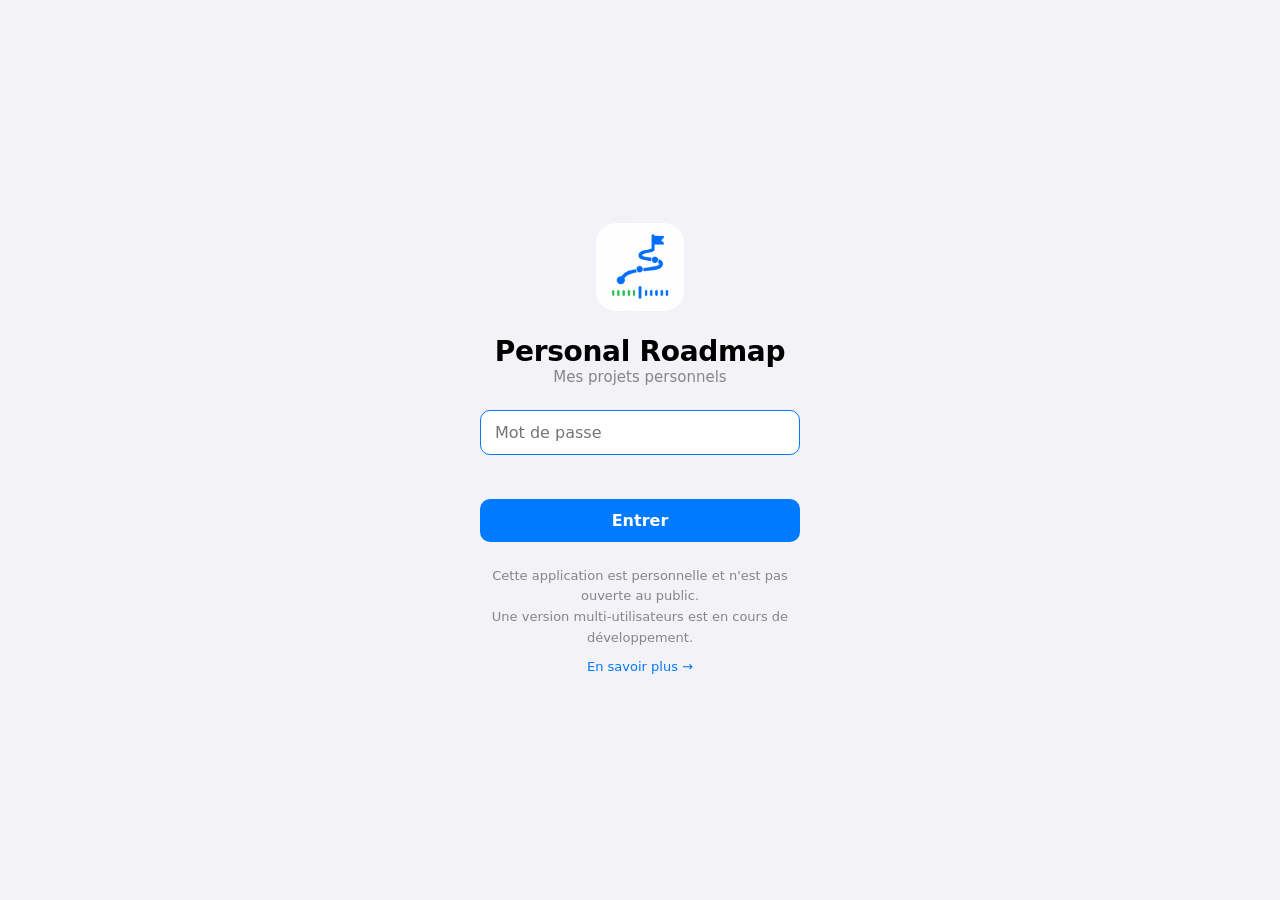
<file: index.html>
<!-- Personal Roadmap — Auteur : Aurélien Moote - Moo - 2026 — Licence MIT -->
<!DOCTYPE html>
<html lang="fr">
<head>
  <meta charset="UTF-8">
  <meta name="viewport" content="width=device-width, initial-scale=1.0, viewport-fit=cover">
  <meta name="mobile-web-app-capable" content="yes">
  <meta name="apple-mobile-web-app-capable" content="yes">
  <meta name="apple-mobile-web-app-status-bar-style" content="default">
  <meta name="apple-mobile-web-app-title" content="Roadmap">
  <meta name="theme-color" content="#F2F2F7" media="(prefers-color-scheme: light)">
  <meta name="theme-color" content="#1C1C1E" media="(prefers-color-scheme: dark)">
  <title>Personal Roadmap</title>

  <link rel="icon" href="./favicon.png" type="image/png">
  <link rel="manifest" href="./manifest.webmanifest">
  <link rel="apple-touch-icon" href="./icons/apple-touch-icon.png">

  <link rel="stylesheet" href="./css/reset.css">
  <link rel="stylesheet" href="./css/tokens.css">
  <link rel="stylesheet" href="./css/components.css">
</head>
<body>
  <div id="shell">
    <aside id="sidebar"></aside>
    <div id="app"></div>
  </div>
  <div id="toast-container" class="toast-container" aria-live="polite"></div>

  <script type="module" src="./js/app.js"></script>

  <script>
    if ('serviceWorker' in navigator) {
      window.addEventListener('load', () => {
        navigator.serviceWorker.register('./service-worker.js').catch(() => {});
      });
    }
  </script>
</body>
</html>
</file>
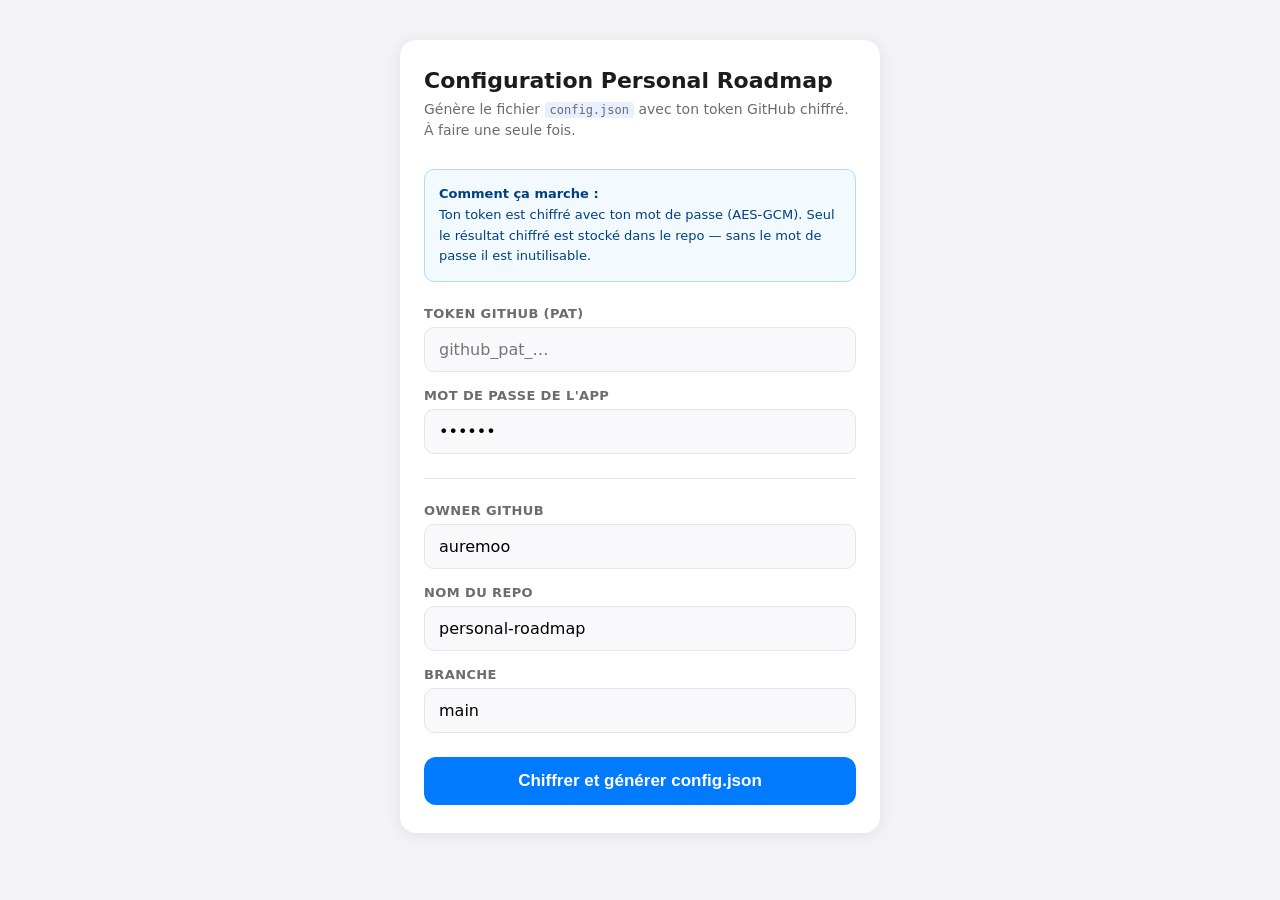
<file: setup.html>
<!DOCTYPE html>
<html lang="fr">
<head>
  <meta charset="UTF-8">
  <meta name="viewport" content="width=device-width, initial-scale=1.0">
  <title>Personal Roadmap — Configuration</title>
  <style>
    *, *::before, *::after { box-sizing: border-box; margin: 0; padding: 0; }
    body {
      font-family: -apple-system, BlinkMacSystemFont, "SF Pro Text", system-ui, sans-serif;
      background: #F2F2F7;
      color: #1C1C1E;
      min-height: 100dvh;
      display: flex;
      align-items: flex-start;
      justify-content: center;
      padding: 40px 16px 60px;
    }
    .card {
      background: #fff;
      border-radius: 16px;
      padding: 28px 24px;
      width: 100%;
      max-width: 480px;
      box-shadow: 0 2px 16px rgba(0,0,0,0.08);
    }
    h1 { font-size: 22px; font-weight: 700; margin-bottom: 6px; }
    .subtitle { font-size: 14px; color: #6C6C70; margin-bottom: 28px; line-height: 1.5; }
    .form-group { margin-bottom: 16px; }
    label { display: block; font-size: 13px; font-weight: 600; color: #6C6C70; margin-bottom: 6px; text-transform: uppercase; letter-spacing: 0.03em; }
    input {
      width: 100%;
      padding: 12px 14px;
      border: 1.5px solid #E5E5EA;
      border-radius: 10px;
      font-size: 16px;
      font-family: inherit;
      background: #F9F9FB;
      outline: none;
      transition: border-color 0.15s;
    }
    input:focus { border-color: #007AFF; background: #fff; }
    .btn {
      width: 100%;
      padding: 14px;
      border: none;
      border-radius: 12px;
      font-size: 17px;
      font-weight: 600;
      cursor: pointer;
      margin-top: 8px;
      transition: opacity 0.15s;
    }
    .btn:active { opacity: 0.75; }
    .btn--primary { background: #007AFF; color: #fff; }
    .btn--secondary { background: #E5E5EA; color: #1C1C1E; }
    .result { margin-top: 28px; }
    .result h2 { font-size: 16px; font-weight: 600; margin-bottom: 10px; }
    .result p { font-size: 13px; color: #6C6C70; margin-bottom: 10px; line-height: 1.5; }
    textarea {
      width: 100%;
      height: 140px;
      padding: 12px;
      border: 1.5px solid #E5E5EA;
      border-radius: 10px;
      font-family: "SF Mono", "Fira Mono", monospace;
      font-size: 12px;
      background: #F9F9FB;
      resize: none;
      outline: none;
      color: #1C1C1E;
    }
    .success { color: #34C759; font-size: 14px; font-weight: 600; margin-top: 8px; display: none; }
    .divider { height: 1px; background: #E5E5EA; margin: 24px 0; }
    .info-box {
      background: #F2F9FF;
      border: 1.5px solid #B3D9FF;
      border-radius: 10px;
      padding: 14px;
      font-size: 13px;
      color: #004080;
      line-height: 1.6;
      margin-bottom: 24px;
    }
    .info-box strong { font-weight: 600; }
    code { font-family: "SF Mono", monospace; background: #E8F0FF; padding: 1px 5px; border-radius: 4px; font-size: 12px; }
  </style>
</head>
<body>
  <div class="card">
    <h1>Configuration Personal Roadmap</h1>
    <p class="subtitle">Génère le fichier <code>config.json</code> avec ton token GitHub chiffré. À faire une seule fois.</p>

    <div class="info-box">
      <strong>Comment ça marche :</strong><br>
      Ton token est chiffré avec ton mot de passe (AES-GCM). Seul le résultat chiffré est stocké dans le repo — sans le mot de passe il est inutilisable.
    </div>

    <form id="setup-form">
      <div class="form-group">
        <label>Token GitHub (PAT)</label>
        <input type="password" id="pat" placeholder="github_pat_…" autocomplete="off" spellcheck="false" />
      </div>
      <div class="form-group">
        <label>Mot de passe de l'app</label>
        <input type="password" id="pwd" value="171225" autocomplete="off" />
      </div>
      <div class="divider"></div>
      <div class="form-group">
        <label>Owner GitHub</label>
        <input type="text" id="owner" value="auremoo" autocomplete="off" spellcheck="false" />
      </div>
      <div class="form-group">
        <label>Nom du repo</label>
        <input type="text" id="repo" value="personal-roadmap" autocomplete="off" spellcheck="false" />
      </div>
      <div class="form-group">
        <label>Branche</label>
        <input type="text" id="branch" value="main" autocomplete="off" />
      </div>
      <button type="submit" class="btn btn--primary" id="submit-btn">Chiffrer et générer config.json</button>
    </form>

    <div class="result" id="result" style="display:none">
      <h2>Contenu de <code>config.json</code></h2>
      <p>Copie ce contenu dans le fichier <code>config.json</code> à la racine du repo, puis pousse sur GitHub.</p>
      <textarea id="output" readonly></textarea>
      <button class="btn btn--secondary" id="copy-btn" style="margin-top:12px">Copier dans le presse-papiers</button>
      <div class="success" id="copied-msg">✓ Copié !</div>
    </div>
  </div>

  <script>
    // Crypto — same implementation as js/utils/crypto.js
    // Sel identique à Pacing App : un token chiffré pour l'une est réutilisable tel quel pour l'autre.
    const SALT = new TextEncoder().encode('pacing-app-v1');
    const ITERATIONS = 100_000;

    async function deriveKey(password) {
      const keyMaterial = await crypto.subtle.importKey(
        'raw', new TextEncoder().encode(password), 'PBKDF2', false, ['deriveKey']
      );
      return crypto.subtle.deriveKey(
        { name: 'PBKDF2', salt: SALT, iterations: ITERATIONS, hash: 'SHA-256' },
        keyMaterial,
        { name: 'AES-GCM', length: 256 },
        false,
        ['encrypt', 'decrypt']
      );
    }

    async function encryptToken(token, password) {
      const key = await deriveKey(password);
      const iv = crypto.getRandomValues(new Uint8Array(12));
      const ciphertext = await crypto.subtle.encrypt(
        { name: 'AES-GCM', iv },
        key,
        new TextEncoder().encode(token)
      );
      const combined = new Uint8Array(12 + ciphertext.byteLength);
      combined.set(iv);
      combined.set(new Uint8Array(ciphertext), 12);
      return btoa(String.fromCharCode(...combined));
    }

    document.getElementById('setup-form').addEventListener('submit', async (e) => {
      e.preventDefault();
      const pat    = document.getElementById('pat').value.trim();
      const pwd    = document.getElementById('pwd').value.trim();
      const owner  = document.getElementById('owner').value.trim();
      const repo   = document.getElementById('repo').value.trim();
      const branch = document.getElementById('branch').value.trim() || 'main';

      if (!pat || !pwd || !owner || !repo) {
        alert('Remplis tous les champs.');
        return;
      }

      const btn = document.getElementById('submit-btn');
      btn.textContent = 'Chiffrement…';
      btn.disabled = true;

      try {
        const encryptedToken = await encryptToken(pat, pwd);
        const config = { owner, repo, branch, encryptedToken };
        document.getElementById('output').value = JSON.stringify(config, null, 2);
        document.getElementById('result').style.display = 'block';
        document.getElementById('result').scrollIntoView({ behavior: 'smooth' });
      } catch (err) {
        alert('Erreur : ' + err.message);
      } finally {
        btn.textContent = 'Chiffrer et générer config.json';
        btn.disabled = false;
      }
    });

    document.getElementById('copy-btn').addEventListener('click', async () => {
      const text = document.getElementById('output').value;
      await navigator.clipboard.writeText(text);
      const msg = document.getElementById('copied-msg');
      msg.style.display = 'block';
      setTimeout(() => { msg.style.display = 'none'; }, 2000);
    });
  </script>
</body>
</html>
</file>
<file: css/tokens.css>
:root {
  /* iOS System Colors */
  --ios-blue: #007AFF;
  --ios-blue-tint: rgba(0, 122, 255, 0.12);
  --ios-green: #34C759;
  --ios-red: #FF3B30;
  --ios-orange: #FF9500;
  --ios-yellow: #FFCC00;
  --ios-purple: #AF52DE;
  --ios-indigo: #5856D6;
  --ios-teal: #30B0C7;
  --ios-pink: #FF2D55;

  /* Couleurs des blocs (BLOCS du template) */
  --c-gray: #8E8E93;
  --c-blue: #007AFF;
  --c-indigo: #5856D6;
  --c-purple: #AF52DE;
  --c-pink: #FF2D55;
  --c-red: #FF3B30;
  --c-orange: #FF9500;
  --c-yellow: #D4A300;
  --c-green: #34C759;
  --c-teal: #30B0C7;

  /* États d'un item */
  --st-done: #34C759;
  --st-skipped: #FF9500;
  --st-todo: #C7C7CC;

  /* Grays */
  --gray-1: #8E8E93;
  --gray-2: #AEAEB2;
  --gray-3: #C7C7CC;
  --gray-4: #D1D1D6;
  --gray-5: #E5E5EA;
  --gray-6: #F2F2F7;

  /* Backgrounds */
  --bg-primary: #FFFFFF;
  --bg-grouped: #F2F2F7;
  --bg-elevated: #FFFFFF;
  --bg-card: #FFFFFF;
  --bg-blur: rgba(242, 242, 247, 0.88);

  /* Text */
  --text-primary: #000000;
  --text-secondary: rgba(60, 60, 67, 0.6);
  --text-tertiary: rgba(60, 60, 67, 0.3);
  --text-link: #007AFF;
  --text-on-color: #FFFFFF;

  /* Separator */
  --separator: rgba(60, 60, 67, 0.12);
  --separator-opaque: #C6C6C8;

  /* Spacing */
  --space-1: 4px;
  --space-2: 8px;
  --space-3: 12px;
  --space-4: 16px;
  --space-5: 20px;
  --space-6: 24px;
  --space-8: 32px;
  --space-10: 40px;

  /* Border radius */
  --radius-sm: 8px;
  --radius-md: 10px;
  --radius-lg: 14px;
  --radius-xl: 20px;
  --radius-full: 9999px;

  /* Typography */
  --font: -apple-system, BlinkMacSystemFont, "SF Pro Text", "SF Pro Display", system-ui, sans-serif;

  /* Nav & chrome */
  --nav-height: 44px;
  --tab-bar-height: 49px;
  --sidebar-width: 272px;
  --page-max: 1180px;
  --safe-top: env(safe-area-inset-top, 0px);
  --safe-bottom: env(safe-area-inset-bottom, 0px);

  /* Shadows */
  --shadow-sm: 0 1px 3px rgba(0, 0, 0, 0.08);
  --shadow-md: 0 4px 16px rgba(0, 0, 0, 0.10);
  --shadow-card: 0 2px 8px rgba(0, 0, 0, 0.06);

  /* Transitions */
  --ease-ios: cubic-bezier(0.25, 0.46, 0.45, 0.94);
  --duration-fast: 180ms;
  --duration-normal: 260ms;
}

@media (prefers-color-scheme: dark) {
  :root {
    --bg-primary: #000000;
    --bg-grouped: #1C1C1E;
    --bg-elevated: #1C1C1E;
    --bg-card: #2C2C2E;
    --bg-blur: rgba(28, 28, 30, 0.88);
    --text-primary: #FFFFFF;
    --text-secondary: rgba(235, 235, 245, 0.6);
    --text-tertiary: rgba(235, 235, 245, 0.3);
    --separator: rgba(84, 84, 88, 0.65);
    --separator-opaque: #38383A;
    --gray-5: #2C2C2E;
    --gray-6: #1C1C1E;
    --shadow-card: 0 2px 8px rgba(0, 0, 0, 0.4);
    --st-todo: #48484A;
    --c-yellow: #FFD60A;
  }
}
</file>
<file: css/components.css>
/* Personal Roadmap — composants. Base iOS reprise de Pacing App, mise en page pensée
   aussi pour l'ordinateur (sidebar, frise des semaines, tiroir de détail). */

/* ─── Structure ───────────────────────────────────────────────── */

.view { min-height: 100dvh; }

.page {
  padding: var(--space-4) var(--space-4) calc(var(--tab-bar-height) + var(--safe-bottom) + var(--space-6));
}

.page--narrow { max-width: 760px; }

.muted { color: var(--text-secondary); }
.small { font-size: 13px; }
.pad { padding: 0 var(--space-4); }

/* ─── Barre du haut ───────────────────────────────────────────── */

.topbar {
  position: sticky;
  top: 0;
  z-index: 50;
  display: grid;
  grid-template-columns: 1fr auto 1fr;
  align-items: center;
  gap: var(--space-2);
  min-height: calc(var(--nav-height) + var(--safe-top));
  padding: var(--safe-top) var(--space-3) 0;
  background: var(--bg-blur);
  backdrop-filter: saturate(180%) blur(20px);
  -webkit-backdrop-filter: saturate(180%) blur(20px);
  border-bottom: 0.5px solid var(--separator);
}

.topbar__left, .topbar__right { display: flex; align-items: center; min-width: 0; }
.topbar__right { justify-content: flex-end; gap: var(--space-2); }
.topbar__center { text-align: center; min-width: 0; padding: 6px 0; }

.topbar__title {
  font-size: 17px;
  font-weight: 600;
  white-space: nowrap;
  overflow: hidden;
  text-overflow: ellipsis;
  max-width: 60vw;
}

.topbar__subtitle { font-size: 12px; color: var(--text-secondary); }

.topbar__back {
  display: flex;
  align-items: center;
  gap: 2px;
  color: var(--ios-blue);
  font-size: 17px;
  cursor: pointer;
  padding: var(--space-2) 0;
}
.topbar__back svg { width: 22px; height: 22px; }

/* ─── Barres d'onglets ────────────────────────────────────────── */

.tab-bar {
  position: fixed;
  bottom: 0;
  left: 0;
  right: 0;
  z-index: 60;
  display: flex;
  height: calc(var(--tab-bar-height) + var(--safe-bottom));
  padding-bottom: var(--safe-bottom);
  background: var(--bg-blur);
  backdrop-filter: saturate(180%) blur(20px);
  -webkit-backdrop-filter: saturate(180%) blur(20px);
  border-top: 0.5px solid var(--separator);
}

.tab-item {
  flex: 1;
  display: flex;
  flex-direction: column;
  align-items: center;
  justify-content: center;
  gap: 2px;
  font-size: 10px;
  font-weight: 500;
  color: var(--gray-1);
  cursor: pointer;
}
.tab-item svg { width: 24px; height: 24px; }
.tab-item--active { color: var(--ios-blue); }

/* ─── Cartes ──────────────────────────────────────────────────── */

.card {
  background: var(--bg-card);
  border-radius: var(--radius-lg);
  box-shadow: var(--shadow-card);
  padding: var(--space-4);
  margin-bottom: var(--space-4);
}

.card--link { cursor: pointer; transition: transform var(--duration-fast) var(--ease-ios), box-shadow var(--duration-fast); }
.card--link:active { transform: scale(0.985); }

.card__title { font-size: 17px; font-weight: 600; text-align: left; color: var(--text-primary); }
.card__heading { font-size: 15px; font-weight: 600; margin-bottom: var(--space-3); }
.card__heading-row { display: flex; align-items: center; justify-content: space-between; gap: var(--space-3); margin-bottom: var(--space-3); }
.card__heading-row .card__heading { margin: 0; }
details.card > summary { cursor: pointer; margin: 0; }
details.card[open] > summary { margin-bottom: var(--space-3); }

.link-like { cursor: pointer; }
.link-like:hover { color: var(--ios-blue); }

.section-header {
  font-size: 13px;
  font-weight: 600;
  text-transform: uppercase;
  letter-spacing: 0.04em;
  color: var(--text-secondary);
  margin: var(--space-6) 0 var(--space-2);
}

/* ─── Boutons ─────────────────────────────────────────────────── */

.btn {
  display: inline-flex;
  align-items: center;
  justify-content: center;
  gap: var(--space-2);
  padding: 12px 18px;
  border-radius: var(--radius-md);
  font-size: 16px;
  font-weight: 600;
  cursor: pointer;
  transition: opacity var(--duration-fast), background var(--duration-fast);
  text-decoration: none;
  white-space: nowrap;
}
.btn:active { opacity: 0.7; }
.btn:disabled { opacity: 0.4; cursor: default; }
.btn svg { width: 18px; height: 18px; }
.btn--primary { background: var(--ios-blue); color: #fff; }
.btn--secondary { background: var(--gray-5); color: var(--text-primary); }
.btn--ghost { background: var(--ios-blue-tint); color: var(--ios-blue); }
.btn--danger { background: rgba(255, 59, 48, 0.12); color: var(--ios-red); }
.btn--full { width: 100%; }
.btn--sm { padding: 7px 12px; font-size: 14px; border-radius: var(--radius-sm); }
.btn--sm svg { width: 16px; height: 16px; }

.icon-btn {
  width: 36px;
  height: 36px;
  flex-shrink: 0;
  display: inline-flex;
  align-items: center;
  justify-content: center;
  border-radius: var(--radius-full);
  background: var(--gray-5);
  color: var(--text-primary);
  cursor: pointer;
}
.icon-btn svg { width: 18px; height: 18px; }
.icon-btn:disabled { opacity: 0.3; cursor: default; }

.row-actions, .form-actions { display: flex; gap: var(--space-3); flex-wrap: wrap; margin-top: var(--space-4); }
.row-actions .btn, .form-actions .btn { flex: 1; }

/* ─── Formulaires ─────────────────────────────────────────────── */

.form-group { margin-bottom: var(--space-4); }
.form-group:last-child { margin-bottom: 0; }
.form-label { display: block; font-size: 13px; font-weight: 600; color: var(--text-secondary); margin-bottom: 6px; }
.form-hint { font-size: 12px; color: var(--text-secondary); margin-top: 4px; }
.form-row { display: grid; grid-template-columns: 1fr 1fr; gap: var(--space-3); }
.form-row .form-group:last-child { grid-column: 1 / -1; }

.input-field, .textarea-field {
  width: 100%;
  padding: 12px 14px;
  font-size: 16px;
  color: var(--text-primary);
  background: var(--gray-6);
  border: 1.5px solid transparent;
  border-radius: var(--radius-md);
  transition: border-color var(--duration-fast), background var(--duration-fast);
}
.textarea-field { resize: vertical; line-height: 1.45; min-height: 64px; }
.input-field:focus, .textarea-field:focus { border-color: var(--ios-blue); background: var(--bg-primary); }
select.input-field {
  background-image: url("data:image/svg+xml,%3Csvg xmlns='http://www.w3.org/2000/svg' viewBox='0 0 24 24' fill='none' stroke='%238E8E93' stroke-width='2.5'%3E%3Cpath d='M6 9l6 6 6-6'/%3E%3C/svg%3E");
  background-repeat: no-repeat;
  background-position: right 12px center;
  background-size: 16px;
  padding-right: 36px;
}

.search {
  display: flex;
  align-items: center;
  gap: var(--space-2);
  padding: 0 var(--space-3);
  background: var(--gray-5);
  border-radius: var(--radius-md);
  color: var(--text-secondary);
}
.search svg { width: 17px; height: 17px; flex-shrink: 0; }
.search input { flex: 1; min-width: 0; padding: 9px 0; font-size: 16px; color: var(--text-primary); }

/* ─── Pastilles, badges, puces ────────────────────────────────── */

.pill {
  display: inline-flex;
  align-items: center;
  padding: 3px 9px;
  border-radius: var(--radius-full);
  font-size: 12px;
  font-weight: 600;
  white-space: nowrap;
  vertical-align: middle;
}
.pill--ok { background: rgba(52, 199, 89, 0.15); color: #1f8f3a; }
.pill--warn { background: rgba(255, 149, 0, 0.15); color: #b86b00; }
.pill--bad { background: rgba(255, 59, 48, 0.14); color: #d1281e; }
.pill--muted { background: var(--gray-5); color: var(--text-secondary); }
.pill--accent { background: var(--ios-blue-tint); color: var(--ios-blue); margin-left: var(--space-2); }

.dot { display: inline-block; width: 8px; height: 8px; border-radius: 50%; background: var(--c-gray); flex-shrink: 0; }
.dot--done { background: var(--st-done); }
.dot--skipped { background: var(--st-skipped); }
.dot--todo { background: var(--st-todo); }

.badge {
  display: inline-block;
  flex-shrink: 0;
  padding: 2px 7px;
  border-radius: 6px;
  font-size: 11px;
  font-weight: 700;
  letter-spacing: 0.02em;
  color: #fff;
  background: var(--c-gray);
  font-variant-numeric: tabular-nums;
}

.chips { display: flex; gap: var(--space-2); overflow-x: auto; scrollbar-width: none; padding: 2px 0; }
.chips::-webkit-scrollbar { display: none; }
.chip {
  display: inline-flex;
  align-items: center;
  gap: 6px;
  flex-shrink: 0;
  padding: 6px 12px;
  border-radius: var(--radius-full);
  background: var(--bg-card);
  box-shadow: inset 0 0 0 1px var(--separator);
  font-size: 13px;
  font-weight: 600;
  color: var(--text-secondary);
  cursor: pointer;
}
.chip--on { background: var(--text-primary); color: var(--bg-primary); box-shadow: none; }

/* Palette des blocs : badge plein, point, barre */
.badge--gray, .dot--gray, .bar--gray .bar__fill { background: var(--c-gray); }
.badge--blue, .dot--blue, .bar--blue .bar__fill { background: var(--c-blue); }
.badge--indigo, .dot--indigo, .bar--indigo .bar__fill { background: var(--c-indigo); }
.badge--purple, .dot--purple, .bar--purple .bar__fill { background: var(--c-purple); }
.badge--pink, .dot--pink, .bar--pink .bar__fill { background: var(--c-pink); }
.badge--red, .dot--red, .bar--red .bar__fill { background: var(--c-red); }
.badge--orange, .dot--orange, .bar--orange .bar__fill { background: var(--c-orange); }
.badge--yellow, .dot--yellow, .bar--yellow .bar__fill { background: var(--c-yellow); }
.badge--green, .dot--green, .bar--green .bar__fill { background: var(--c-green); }
.badge--teal, .dot--teal, .bar--teal .bar__fill { background: var(--c-teal); }

/* ─── Barre de progression ────────────────────────────────────── */

.bar { height: 6px; border-radius: var(--radius-full); background: var(--gray-5); overflow: hidden; flex: 1; min-width: 40px; }
.bar__fill { height: 100%; border-radius: inherit; background: var(--st-done); transition: width var(--duration-normal) var(--ease-ios); }
.bar--thin { height: 3px; }

/* ─── Ronds de statut (fait ✓ / sauté ✕), comme dans Pacing ─────── */

.round {
  width: 30px;
  height: 30px;
  flex-shrink: 0;
  display: inline-flex;
  align-items: center;
  justify-content: center;
  border-radius: 50%;
  border: 2px solid var(--gray-3);
  color: transparent;
  cursor: pointer;
  transition: background var(--duration-fast), border-color var(--duration-fast), opacity var(--duration-fast), transform var(--duration-fast);
}
.round svg { width: 15px; height: 15px; }
.round:active { transform: scale(0.9); }
.round--done.is-on { background: var(--st-done); border-color: var(--st-done); color: #fff; }
.round--skip.is-on { background: var(--st-skipped); border-color: var(--st-skipped); color: #fff; }
.round--skip:not(.is-on) { opacity: 0.5; }
.round--skip svg { width: 13px; height: 13px; }
.round--lg { width: 44px; height: 44px; }
.round--lg svg { width: 20px; height: 20px; }
.round--lg.round--skip svg { width: 17px; height: 17px; }
.round--lg.round--skip:not(.is-on) { opacity: 1; }

/* ─── Ligne d'item ────────────────────────────────────────────── */

.item-list { display: flex; flex-direction: column; gap: var(--space-2); }

.item-row {
  display: flex;
  align-items: flex-start;
  gap: var(--space-3);
  padding: var(--space-3);
  border-radius: var(--radius-md);
  background: var(--bg-card);
  box-shadow: inset 0 0 0 1px var(--separator);
  cursor: pointer;
  outline: none;
  transition: background var(--duration-fast);
}
.item-row:focus-visible { box-shadow: inset 0 0 0 2px var(--ios-blue); }
.item-row__body { flex: 1; min-width: 0; }
.item-row__top { display: flex; align-items: baseline; gap: var(--space-2); }
.item-row__title { font-size: 15px; font-weight: 500; line-height: 1.35; }
.item-row__sub {
  margin-top: 4px;
  font-size: 13px;
  line-height: 1.4;
  color: var(--text-secondary);
  display: -webkit-box;
  -webkit-line-clamp: 2;
  -webkit-box-orient: vertical;
  overflow: hidden;
}
.item-row__flags { display: flex; flex-wrap: wrap; gap: 6px; margin-top: 4px; font-size: 12px; color: var(--text-secondary); }
.item-row__flags:empty { display: none; }
.item-row__actions { display: flex; align-items: center; gap: var(--space-2); flex-shrink: 0; align-self: center; }
.item-row:hover .round--skip, .item-row:focus-within .round--skip { opacity: 1; }

.item-row--done .item-row__title { color: var(--text-secondary); text-decoration: line-through; text-decoration-color: var(--gray-3); }
.item-row--skipped .item-row__title { color: var(--text-secondary); text-decoration: line-through; text-decoration-color: var(--st-skipped); }

.flag { display: inline-flex; align-items: center; gap: 3px; }
.flag svg { width: 12px; height: 12px; }
.flag--skipped { color: var(--st-skipped); font-weight: 600; }
.flag--moved { color: var(--c-indigo); }
.flag--note { color: var(--ios-blue); }
.flag--late, .late-text { color: var(--ios-red); font-weight: 600; }

.late-banner {
  display: flex;
  flex-wrap: wrap;
  gap: 4px 8px;
  width: 100%;
  margin-top: var(--space-3);
  padding: var(--space-3) var(--space-4);
  border-radius: var(--radius-md);
  background: rgba(255, 59, 48, 0.08);
  color: var(--ios-red);
  font-size: 14px;
  text-align: left;
  cursor: pointer;
}
.late-banner span { color: var(--text-secondary); }

.link-btn { color: var(--ios-blue); font-size: 14px; font-weight: 500; cursor: pointer; padding: 2px 0 var(--space-3); }
.plan-help { margin-top: var(--space-4); text-align: center; }
.chip__name { display: none; font-weight: 500; }
.chip--on .chip__name { display: inline; }
.chip--late { color: var(--ios-red); box-shadow: inset 0 0 0 1px rgba(255, 59, 48, 0.4); }
.chip--late.chip--on { background: var(--ios-red); color: #fff; }

.status-bar { display: flex; align-items: center; gap: var(--space-4); margin-top: var(--space-4); padding: var(--space-3) var(--space-4); background: var(--bg-card); border-radius: var(--radius-lg); box-shadow: inset 0 0 0 1px var(--separator); }
.status-bar__rounds { display: flex; gap: var(--space-3); }
.status-bar__text { display: flex; flex-direction: column; gap: 2px; }
.status-bar__label { font-size: 16px; }
.status-bar__label--done { color: var(--st-done); }
.status-bar__label--skipped { color: var(--st-skipped); }
.move-row { display: flex; gap: var(--space-2); align-items: center; flex-wrap: wrap; }
.move-row .input-field { flex: 1; min-width: 200px; }
.kbd-hint { display: none; }
.legend__hint { margin-left: auto; font-style: italic; }
.week-panel__of { font-size: 15px; font-weight: 500; }
.rail-week--late:not(.rail-week--selected) .rail-week__count { color: var(--ios-red); font-weight: 700; }

/* ─── Accueil ─────────────────────────────────────────────────── */

.home-grid { display: grid; gap: var(--space-4); }
.home-grid .card { margin: 0; }
.week-card__head { display: flex; align-items: flex-start; justify-content: space-between; gap: var(--space-3); margin-bottom: var(--space-2); }
.week-card__objective { font-size: 14px; color: var(--text-secondary); line-height: 1.45; margin-bottom: var(--space-2); }
.week-card__note { font-size: 14px; font-style: italic; margin-bottom: var(--space-2); }
.week-card__progress { display: flex; align-items: center; gap: var(--space-3); margin: var(--space-3) 0; }

/* ─── Projets ─────────────────────────────────────────────────── */

.project-grid { display: grid; gap: var(--space-4); }
.project-grid .card { margin: 0; }
.project-card { display: flex; flex-direction: column; gap: var(--space-2); }
.project-card__head { display: flex; align-items: flex-start; justify-content: space-between; gap: var(--space-3); }
.project-card__objective {
  font-size: 14px; line-height: 1.45; color: var(--text-secondary);
  display: -webkit-box; -webkit-line-clamp: 3; -webkit-box-orient: vertical; overflow: hidden;
}
.project-card__meta { display: flex; flex-wrap: wrap; gap: var(--space-3); font-size: 13px; color: var(--text-secondary); }
.project-card__progress { display: flex; align-items: center; gap: var(--space-3); }
.project-card--paused, .project-card--done { opacity: 0.7; }

/* ─── Onglet Plan ─────────────────────────────────────────────── */

.plan-toolbar { display: flex; flex-direction: column; gap: var(--space-3); margin-bottom: var(--space-3); }

.week-rail {
  display: flex;
  gap: var(--space-2);
  overflow-x: auto;
  scroll-snap-type: x proximity;
  scrollbar-width: none;
  margin: 0 calc(-1 * var(--space-4)) var(--space-4);
  padding: 2px var(--space-4);
}
.week-rail::-webkit-scrollbar { display: none; }

.rail-week {
  flex-shrink: 0;
  width: 76px;
  scroll-snap-align: center;
  display: flex;
  flex-direction: column;
  align-items: center;
  gap: 4px;
  padding: var(--space-2);
  border-radius: var(--radius-md);
  background: var(--bg-card);
  box-shadow: inset 0 0 0 1px var(--separator);
  cursor: pointer;
  text-align: left;
}
.rail-week__num { font-size: 13px; font-weight: 700; font-variant-numeric: tabular-nums; white-space: nowrap; }
.rail-week__info { display: none; }
.rail-week__count { font-size: 11px; color: var(--text-secondary); font-variant-numeric: tabular-nums; }
.rail-week .bar { width: 100%; }
.rail-week--current { box-shadow: inset 0 0 0 2px var(--ios-blue); }
.rail-week--selected { background: var(--ios-blue); color: #fff; box-shadow: none; }
.rail-week--selected .rail-week__count, .rail-week--selected .rail-week__dates, .rail-week--selected .rail-week__note { color: rgba(255, 255, 255, 0.85); }
.rail-week--selected .bar { background: rgba(255, 255, 255, 0.3); }
.rail-week--selected .bar__fill { background: #fff; }
.rail-week--complete:not(.rail-week--selected) .rail-week__num { color: var(--st-done); }

.week-panel__head { display: flex; align-items: center; gap: var(--space-3); margin-bottom: var(--space-2); }
.week-panel__heading { flex: 1; text-align: center; }
.week-panel__title { font-size: 20px; font-weight: 700; letter-spacing: -0.2px; }
.week-panel__note { text-align: center; font-size: 14px; color: var(--text-secondary); font-style: italic; margin-bottom: var(--space-3); }
.week-panel__progress { display: flex; align-items: center; gap: var(--space-3); margin-bottom: var(--space-4); }

/* ─── Onglet Avancement ───────────────────────────────────────── */

.kpis { display: grid; grid-template-columns: 1fr 1fr; gap: var(--space-3); margin-bottom: var(--space-4); }
.kpi { background: var(--bg-card); border-radius: var(--radius-lg); box-shadow: var(--shadow-card); padding: var(--space-3) var(--space-4); }
.kpi__label { font-size: 12px; font-weight: 600; text-transform: uppercase; letter-spacing: 0.04em; color: var(--text-secondary); }
.kpi__value { font-size: 24px; font-weight: 700; letter-spacing: -0.4px; margin: 2px 0; font-variant-numeric: tabular-nums; }
.kpi__sub { font-size: 12px; color: var(--text-secondary); }
.kpi--ok .kpi__value { color: var(--st-done); }
.kpi--warn .kpi__value { color: var(--st-skipped); }
.kpi--bad .kpi__value { color: var(--ios-red); }

.histogram { display: flex; align-items: flex-end; gap: 3px; height: 160px; padding-top: var(--space-2); }
.histogram__col { flex: 1; min-width: 0; height: 100%; display: flex; flex-direction: column; justify-content: flex-end; align-items: center; gap: 4px; cursor: pointer; }
.histogram__bar {
  width: 100%;
  max-width: 28px;
  border-radius: 4px 4px 2px 2px;
  background: var(--st-todo);
  display: flex;
  flex-direction: column;
  justify-content: flex-end;
  overflow: hidden;
  min-height: 2px;
}
.histogram__done { background: var(--st-done); }
.histogram__skip { background: var(--st-skipped); order: 1; }
.histogram__done { order: 2; }
.histogram__label { font-size: 10px; color: var(--text-secondary); font-variant-numeric: tabular-nums; }
.histogram__col--current .histogram__label { color: var(--ios-blue); font-weight: 700; }
.histogram__col--current .histogram__bar { box-shadow: 0 0 0 2px var(--ios-blue); }
.histogram__col:hover .histogram__bar { filter: brightness(1.08); }

.legend { display: flex; gap: var(--space-4); margin-top: var(--space-3); font-size: 12px; color: var(--text-secondary); }
.legend span { display: inline-flex; align-items: center; gap: 6px; }

.block-stats { display: flex; flex-direction: column; gap: var(--space-3); }
.block-stat__head { display: flex; justify-content: space-between; gap: var(--space-3); font-size: 14px; margin-bottom: 5px; }
.block-stat .bar { height: 8px; }

.deliverables { display: flex; flex-direction: column; }
.deliverable {
  display: flex;
  align-items: flex-start;
  gap: var(--space-3);
  padding: var(--space-3) 0;
  border-bottom: 0.5px solid var(--separator);
  text-align: left;
  cursor: pointer;
  color: var(--text-primary);
}
.deliverable:last-child { border-bottom: none; }
.deliverable__body { display: flex; flex-direction: column; gap: 2px; }
.deliverable__title { font-size: 15px; font-weight: 500; }
.deliverable--done .deliverable__title { color: var(--text-secondary); text-decoration: line-through; }

/* ─── Onglet Versions ─────────────────────────────────────────── */

.versions-actions { display: grid; gap: var(--space-4); }
.versions-actions .card { margin: 0; }
.action-card { display: flex; flex-direction: column; gap: var(--space-3); }
.action-card .card__heading { margin: 0; }
.dropzone { transition: box-shadow var(--duration-fast); }
.dropzone--over { box-shadow: 0 0 0 3px var(--ios-blue); }

.version-list { display: flex; flex-direction: column; gap: var(--space-2); }
.version-row {
  display: flex;
  align-items: center;
  gap: var(--space-3);
  padding: var(--space-3) var(--space-4);
  background: var(--bg-card);
  border-radius: var(--radius-md);
  box-shadow: var(--shadow-card);
}
.version-row__badge {
  width: 38px; height: 38px; flex-shrink: 0;
  display: flex; align-items: center; justify-content: center;
  border-radius: var(--radius-sm);
  background: var(--gray-5);
  font-weight: 700; font-size: 14px;
}
.version-row--active .version-row__badge { background: var(--ios-blue); color: #fff; }
.version-row__info { flex: 1; min-width: 0; }
.version-row__title { font-weight: 600; font-size: 15px; white-space: nowrap; overflow: hidden; text-overflow: ellipsis; }

.import-preview { display: flex; flex-direction: column; gap: 4px; font-size: 13px; min-height: 18px; }
.import-preview .ok { color: var(--st-done); font-weight: 600; }
.import-preview .warn { color: var(--st-skipped); }
.import-preview .error { color: var(--ios-red); }
.import-preview code { font-family: "SF Mono", Menlo, monospace; font-size: 12px; }

/* ─── Onglet Infos ────────────────────────────────────────────── */

.facts { display: grid; grid-template-columns: 1fr; gap: 2px var(--space-4); }
.facts dt { font-size: 12px; font-weight: 600; text-transform: uppercase; letter-spacing: 0.04em; color: var(--text-secondary); margin-top: var(--space-2); }
.facts dd { font-size: 15px; line-height: 1.5; }
.block-legend { display: flex; flex-wrap: wrap; gap: var(--space-2) var(--space-4); font-size: 14px; }
.block-legend__item { display: inline-flex; align-items: center; gap: 6px; }
.draft { white-space: pre-wrap; font-family: "SF Mono", Menlo, monospace; font-size: 12px; line-height: 1.5; color: var(--text-secondary); max-height: 400px; overflow: auto; }
.markdown-body > :first-child { margin-top: 0; }
.markdown-body ul { list-style: disc; }
.markdown-body ol { list-style: decimal; }
.markdown-body p, .markdown-body li { overflow-wrap: anywhere; }

/* ─── Panneau (feuille du bas / tiroir) ───────────────────────── */

.sheet { position: fixed; inset: 0; z-index: 400; }
.sheet__overlay { position: absolute; inset: 0; background: rgba(0, 0, 0, 0.35); opacity: 0; transition: opacity 200ms; }
.sheet__panel {
  position: absolute;
  left: 0; right: 0; bottom: 0;
  max-height: 92dvh;
  display: flex;
  flex-direction: column;
  background: var(--bg-grouped);
  border-radius: var(--radius-xl) var(--radius-xl) 0 0;
  transform: translateY(100%);
  transition: transform 220ms var(--ease-ios);
  box-shadow: var(--shadow-md);
}
.sheet--open .sheet__overlay { opacity: 1; }
.sheet--open .sheet__panel { transform: none; }
.sheet__header {
  display: flex;
  align-items: center;
  justify-content: space-between;
  gap: var(--space-3);
  padding: var(--space-4) var(--space-4) var(--space-3);
  border-bottom: 0.5px solid var(--separator);
}
.sheet__title { font-size: 15px; font-weight: 600; color: var(--text-secondary); }
.sheet__close { width: 30px; height: 30px; font-size: 13px; color: var(--text-secondary); }
.sheet__body { flex: 1; overflow-y: auto; -webkit-overflow-scrolling: touch; padding: var(--space-4) var(--space-4) calc(var(--space-6) + var(--safe-bottom)); }

.sheet .input-field, .sheet .textarea-field { background: var(--bg-card); box-shadow: inset 0 0 0 1px var(--separator); }
.sheet .input-field:focus, .sheet .textarea-field:focus { box-shadow: none; }

.hint { font-size: 14px; color: var(--text-secondary); margin-bottom: var(--space-3); line-height: 1.45; }
.prompt-text {
  width: 100%;
  height: 46dvh;
  padding: var(--space-3);
  font-family: "SF Mono", Menlo, monospace;
  font-size: 12px;
  line-height: 1.5;
  color: var(--text-primary);
  background: var(--bg-card);
  border-radius: var(--radius-md);
  box-shadow: inset 0 0 0 1px var(--separator);
  resize: vertical;
}

.item-detail__chips { display: flex; flex-wrap: wrap; align-items: center; gap: var(--space-2); font-size: 13px; }
.item-detail__title { font-size: 22px; font-weight: 700; letter-spacing: -0.3px; line-height: 1.25; margin: var(--space-2) 0 var(--space-4); }
.item-detail__section { margin-top: var(--space-5); }
.item-detail__section h3 { font-size: 12px; font-weight: 600; text-transform: uppercase; letter-spacing: 0.05em; color: var(--text-secondary); margin-bottom: var(--space-2); }
.item-detail__production { background: rgba(52, 199, 89, 0.1); border-radius: var(--radius-md); padding: var(--space-3) var(--space-4); }
.item-detail__nav { display: flex; justify-content: space-between; gap: var(--space-3); margin-top: var(--space-6); }

/* ─── Sidebar ─────────────────────────────────────────────────── */

.sb-header { display: flex; align-items: center; gap: var(--space-3); padding: var(--space-5) var(--space-4) var(--space-4); }
.sb-logo { width: 32px; height: 32px; border-radius: 8px; object-fit: cover; }
.sb-title { font-size: 19px; font-weight: 700; letter-spacing: -0.3px; }

.sb-nav { display: flex; flex-direction: column; gap: 2px; padding: 0 var(--space-2); }
.sb-nav-item {
  display: flex;
  align-items: center;
  gap: var(--space-3);
  width: 100%;
  padding: 9px var(--space-3);
  border-radius: var(--radius-sm);
  font-size: 15px;
  font-weight: 500;
  color: var(--text-primary);
  cursor: pointer;
  text-align: left;
}
.sb-nav-item svg { width: 19px; height: 19px; color: var(--text-secondary); flex-shrink: 0; }
.sb-nav-item:hover { background: var(--gray-6); }
.sb-nav-item--active { background: var(--ios-blue-tint); color: var(--ios-blue); }
.sb-nav-item--active svg { color: var(--ios-blue); }

.sb-week {
  margin: var(--space-4) var(--space-4) 0;
  padding: var(--space-3) var(--space-4);
  border-radius: var(--radius-md);
  background: var(--gray-6);
  cursor: pointer;
}
.sb-week__label { font-size: 12px; font-weight: 600; color: var(--text-secondary); text-transform: uppercase; letter-spacing: 0.04em; }
.sb-week__value { font-size: 22px; font-weight: 700; margin: 2px 0 6px; font-variant-numeric: tabular-nums; }
.sb-week__value span { font-size: 15px; font-weight: 500; color: var(--text-secondary); }

.sb-section-label { font-size: 12px; font-weight: 600; text-transform: uppercase; letter-spacing: 0.04em; color: var(--text-secondary); padding: var(--space-5) var(--space-4) var(--space-2); }
.sb-section-label--sub { padding: var(--space-4) var(--space-2) var(--space-1); }
.sb-projects { display: flex; flex-direction: column; gap: 2px; padding: 0 var(--space-2); flex: 1; }
.sb-empty { padding: var(--space-2) var(--space-3); font-size: 14px; color: var(--text-secondary); }
.sb-project {
  display: flex;
  flex-direction: column;
  gap: 3px;
  width: 100%;
  padding: 9px var(--space-3);
  border-radius: var(--radius-sm);
  text-align: left;
  cursor: pointer;
  color: var(--text-primary);
}
.sb-project:hover { background: var(--gray-6); }
.sb-project--active { background: var(--ios-blue-tint); }
.sb-project__name { font-size: 15px; font-weight: 600; white-space: nowrap; overflow: hidden; text-overflow: ellipsis; }
.sb-project__meta { font-size: 12px; color: var(--text-secondary); }
.sb-project .bar { margin-top: 3px; width: 100%; }
.sb-project__late { color: var(--ios-red); font-weight: 600; }
.sb-footer { padding: var(--space-3) var(--space-2) var(--space-4); border-top: 0.5px solid var(--separator); margin-top: var(--space-4); }

/* ─── Toast ───────────────────────────────────────────────────── */

.toast-container {
  position: fixed;
  top: calc(var(--safe-top) + var(--nav-height) + 8px);
  left: 50%;
  transform: translateX(-50%);
  z-index: 999;
  display: flex;
  flex-direction: column;
  gap: var(--space-2);
  pointer-events: none;
  width: min(calc(100vw - 32px), 320px);
}

.toast {
  display: flex;
  align-items: center;
  gap: var(--space-2);
  padding: var(--space-3) var(--space-4);
  background: rgba(40, 40, 44, 0.9);
  color: #fff;
  border-radius: var(--radius-full);
  font-size: 14px;
  font-weight: 500;
  backdrop-filter: blur(16px);
  -webkit-backdrop-filter: blur(16px);
  animation: toast-in var(--duration-normal) var(--ease-ios);
  pointer-events: auto;
}

.toast--error { background: rgba(255, 59, 48, 0.92); }
.toast--success { background: rgba(52, 199, 89, 0.92); }

@keyframes toast-in {
  from { opacity: 0; transform: translateY(-8px) scale(0.95); }
  to { opacity: 1; transform: translateY(0) scale(1); }
}

/* ─── Loading / Spinner ───────────────────────────────────────── */

.spinner {
  width: 32px;
  height: 32px;
  border: 3px solid var(--separator);
  border-top-color: var(--ios-blue);
  border-radius: 50%;
  animation: spin 0.8s linear infinite;
}

@keyframes spin { to { transform: rotate(360deg); } }

.loading-state {
  display: flex;
  flex-direction: column;
  align-items: center;
  justify-content: center;
  gap: var(--space-4);
  padding: var(--space-10);
  color: var(--text-secondary);
  font-size: 15px;
}

/* ─── Empty State ─────────────────────────────────────────────── */

.empty-state {
  display: flex;
  flex-direction: column;
  align-items: center;
  justify-content: center;
  padding: var(--space-10) var(--space-6);
  text-align: center;
  gap: var(--space-3);
}

.empty-state__icon {
  font-size: 48px;
  margin-bottom: var(--space-2);
}

.empty-state__title {
  font-size: 20px;
  font-weight: 600;
  color: var(--text-primary);
}

.empty-state__body {
  font-size: 15px;
  color: var(--text-secondary);
  max-width: 280px;
  line-height: 1.5;
}

/* ─── Lock Screen ─────────────────────────────────────────────── */

.lock-screen {
  min-height: 100dvh;
  display: flex;
  flex-direction: column;
  align-items: center;
  justify-content: center;
  padding: var(--space-8) var(--space-6);
  gap: var(--space-6);
  background: var(--bg-grouped);
}

.lock-screen__logo {
  width: 88px;
  height: 88px;
  object-fit: contain;
  border-radius: var(--radius-xl);
}

.lock-screen__title {
  font-size: 28px;
  font-weight: 700;
  letter-spacing: -0.3px;
  text-align: center;
}

.lock-screen__subtitle {
  font-size: 15px;
  color: var(--text-secondary);
  text-align: center;
}

.lock-screen__form {
  width: 100%;
  max-width: 320px;
  display: flex;
  flex-direction: column;
  gap: var(--space-3);
}

.lock-screen__error {
  font-size: 14px;
  color: var(--ios-red);
  text-align: center;
  min-height: 20px;
}

.lock-screen__footer {
  font-size: 13px;
  color: var(--text-secondary);
  text-align: center;
  line-height: 1.6;
  max-width: 300px;
}

.lock-screen__readme-link {
  display: block;
  margin-top: var(--space-2);
  color: var(--text-link);
  text-decoration: none;
  font-size: 13px;
}

/* ─── README modal ─────────────────────────────────────────────── */

.readme-modal {
  position: fixed;
  inset: 0;
  z-index: 300;
  display: flex;
  flex-direction: column;
  justify-content: flex-end;
}

.readme-modal[hidden] { display: none; }

.readme-modal__overlay {
  position: absolute;
  inset: 0;
  background: rgba(0, 0, 0, 0.4);
}

.readme-modal__panel {
  position: relative;
  width: 100%;
  max-height: 88dvh;
  background: var(--bg-primary);
  border-radius: var(--radius-xl) var(--radius-xl) 0 0;
  display: flex;
  flex-direction: column;
  overflow: hidden;
}

@media (min-width: 768px) {
  .readme-modal {
    align-items: center;
    justify-content: center;
  }
  .readme-modal__panel {
    border-radius: var(--radius-lg);
    max-width: 720px;
    max-height: 82dvh;
  }
}

.readme-modal__header {
  display: flex;
  align-items: center;
  justify-content: space-between;
  padding: var(--space-4) var(--space-4) var(--space-3);
  border-bottom: 0.5px solid var(--separator);
  flex-shrink: 0;
}

.readme-modal__title {
  font-size: 17px;
  font-weight: 600;
}

.readme-modal__close {
  width: 30px;
  height: 30px;
  border-radius: var(--radius-full);
  background: var(--gray-5);
  border: none;
  cursor: pointer;
  font-size: 13px;
  color: var(--text-secondary);
  display: flex;
  align-items: center;
  justify-content: center;
}

.readme-modal__body {
  flex: 1;
  overflow-y: auto;
  -webkit-overflow-scrolling: touch;
  padding: var(--space-4) var(--space-5) calc(var(--space-8) + var(--safe-bottom));
}

/* ─── Markdown body (README modal) ────────────────────────────── */

.markdown-body h1 { font-size: 22px; font-weight: 700; margin: var(--space-6) 0 var(--space-3); letter-spacing: -0.3px; }
.markdown-body h2 { font-size: 17px; font-weight: 600; margin: var(--space-5) 0 var(--space-2); }
.markdown-body h3 { font-size: 15px; font-weight: 600; margin: var(--space-4) 0 var(--space-1); }
.markdown-body p  { font-size: 15px; line-height: 1.55; margin: var(--space-2) 0; color: var(--text-primary); }
.markdown-body ul, .markdown-body ol { padding-left: var(--space-5); margin: var(--space-2) 0; }
.markdown-body li { font-size: 15px; line-height: 1.55; margin: 2px 0; }
.markdown-body code { font-family: "SF Mono", Menlo, monospace; font-size: 13px; background: var(--gray-6); padding: 1px 5px; border-radius: 4px; }
.markdown-body table { width: 100%; border-collapse: collapse; margin: var(--space-3) 0; font-size: 14px; }
.markdown-body th { text-align: left; font-weight: 600; padding: var(--space-2) var(--space-3); border-bottom: 1px solid var(--separator-opaque); }
.markdown-body td { padding: var(--space-2) var(--space-3); border-bottom: 0.5px solid var(--separator); }
.markdown-body strong { font-weight: 600; }
.markdown-body em { font-style: italic; }
.markdown-body h1:first-child { margin-top: 0; }
.markdown-body blockquote { border-left: 3px solid var(--ios-blue); padding-left: var(--space-3); margin: var(--space-3) 0; color: var(--text-secondary); font-style: italic; }
.markdown-body hr { border: none; border-top: 0.5px solid var(--separator-opaque); margin: var(--space-5) 0; }
.markdown-body pre { background: var(--gray-6); border-radius: var(--radius-sm); padding: var(--space-3) var(--space-4); margin: var(--space-3) 0; overflow-x: auto; }
.markdown-body pre code { background: none; padding: 0; font-size: 12px; line-height: 1.5; }
.markdown-body a { color: var(--text-link); text-decoration: none; }

.loading-state--full { min-height: 100dvh; }

/* ─── Tablette / ordinateur ───────────────────────────────────── */

@media (min-width: 640px) {
  .kpis { grid-template-columns: repeat(4, 1fr); }
  .project-grid { grid-template-columns: repeat(auto-fill, minmax(300px, 1fr)); }
  .versions-actions { grid-template-columns: 1fr 1fr; }
  .form-row { grid-template-columns: 1fr 1fr 120px; }
  .form-row .form-group:last-child { grid-column: auto; }
  .facts { grid-template-columns: 160px 1fr; }
  .facts dt { margin-top: 0; padding-top: 3px; }
  .facts dd { margin-bottom: var(--space-2); }
}

@media (min-width: 900px) {
  /* La sidebar remplace le menu du bas et le bouton retour */
  .tab-bar--global, .topbar__back { display: none; }

  .page { max-width: var(--page-max); margin: 0 auto; padding: var(--space-6) var(--space-8) var(--space-10); }
  .page--narrow { max-width: var(--page-max); }
  .page--narrow > * { max-width: 820px; }

  .topbar {
    position: static;
    grid-template-columns: 1fr auto;
    padding: var(--space-6) var(--space-8) var(--space-2);
    max-width: var(--page-max);
    margin: 0 auto;
    background: none;
    backdrop-filter: none;
    -webkit-backdrop-filter: none;
    border: none;
  }
  .topbar__left { display: none; }
  .topbar__center { text-align: left; }
  .topbar__title { font-size: 30px; font-weight: 700; letter-spacing: -0.5px; max-width: none; }
  .topbar__subtitle { font-size: 14px; margin-top: 2px; }

  /* Onglets d'un projet : soulignés sous l'en-tête */
  .tab-bar--project {
    position: sticky;
    top: 0;
    height: auto;
    padding: 0 var(--space-8);
    max-width: var(--page-max);
    margin: 0 auto;
    gap: var(--space-6);
    background: var(--bg-grouped);
    backdrop-filter: none;
    -webkit-backdrop-filter: none;
    border-top: none;
    border-bottom: 1px solid var(--separator);
  }
  .tab-bar--project .tab-item {
    flex: none;
    flex-direction: row;
    gap: var(--space-2);
    padding: var(--space-3) 2px;
    font-size: 15px;
    font-weight: 600;
    border-bottom: 2px solid transparent;
    margin-bottom: -1px;
  }
  .tab-bar--project .tab-item svg { width: 18px; height: 18px; }
  .tab-bar--project .tab-item:hover { color: var(--text-primary); }
  .tab-bar--project .tab-item--active, .tab-bar--project .tab-item--active:hover { color: var(--ios-blue); border-bottom-color: var(--ios-blue); }

  .home-grid { grid-template-columns: repeat(auto-fit, minmax(420px, 1fr)); align-items: start; }

  .item-row:hover { background: var(--gray-6); }
  .card--link:hover { box-shadow: var(--shadow-md); }
  .chip:hover:not(.chip--on) { color: var(--text-primary); }
  .round--done:hover:not(.is-on) { border-color: var(--st-done); color: var(--st-done); }
  .round--skip:hover:not(.is-on) { border-color: var(--st-skipped); color: var(--st-skipped); }
  .kbd-hint { display: inline; }
  .chips { flex-wrap: wrap; overflow: visible; }

  /* Plan : frise verticale à gauche + semaine à droite */
  .plan-toolbar { flex-direction: row; align-items: center; }
  .plan-toolbar .search { width: 280px; flex-shrink: 0; }
  .plan-layout { display: grid; grid-template-columns: 290px 1fr; gap: var(--space-6); align-items: start; }
  .week-rail {
    position: sticky;
    top: 60px;
    flex-direction: column;
    gap: 2px;
    max-height: calc(100dvh - 80px);
    overflow-y: auto;
    overflow-x: hidden;
    margin: 0;
    padding: var(--space-2);
    background: var(--bg-card);
    border-radius: var(--radius-lg);
    box-shadow: var(--shadow-card);
    scrollbar-width: thin;
  }
  .rail-week {
    width: 100%;
    display: grid;
    grid-template-columns: 64px 1fr auto;
    grid-template-rows: auto auto;
    align-items: center;
    column-gap: var(--space-2);
    row-gap: 4px;
    padding: 8px 10px;
    box-shadow: none;
    background: none;
  }
  .rail-week.rail-week--selected { background: var(--ios-blue); }
  .rail-week:hover:not(.rail-week--selected) { background: var(--gray-6); }
  .rail-week--current:not(.rail-week--selected) { box-shadow: inset 3px 0 0 var(--ios-blue); }
  .rail-week__info { display: flex; flex-direction: column; min-width: 0; }
  .rail-week__dates { font-size: 13px; font-weight: 500; }
  .rail-week__note { font-size: 11px; color: var(--text-secondary); white-space: nowrap; overflow: hidden; text-overflow: ellipsis; }
  .rail-week .bar { grid-column: 1 / -1; }

  .week-panel { min-width: 0; }
  .week-panel__head { margin-bottom: var(--space-3); }
  .week-panel__heading { text-align: left; }
  .week-panel__head .icon-btn[data-step="-1"] { order: 2; }
  .week-panel__head .icon-btn[data-step="1"] { order: 3; }
  .week-panel__note { text-align: left; }
  .item-row { padding: var(--space-3) var(--space-4); }
  .item-row__sub { -webkit-line-clamp: 3; }

  .progress-columns { display: grid; grid-template-columns: 3fr 2fr; gap: var(--space-4); align-items: start; }
  .histogram { height: 200px; }

  /* Le détail d'un item s'ouvre en tiroir à droite */
  .sheet__panel {
    left: auto;
    top: 0;
    width: min(520px, 92vw);
    max-height: none;
    border-radius: 0;
    transform: translateX(100%);
    background: var(--bg-grouped);
  }
  .sheet--wide .sheet__panel { width: min(820px, 92vw); }
  .sheet__body { padding: var(--space-5) var(--space-6) var(--space-8); }
  .prompt-text { height: 60dvh; }
}

@media (min-width: 900px) {
  /* Toasts en bas à droite : ne masquent ni l'en-tête ni les onglets */
  body:not(.is-locked) #toast-container.toast-container { top: auto; bottom: var(--space-6); left: auto; right: var(--space-6); transform: none; width: 340px; }
}

@media (min-width: 1400px) {
  .plan-layout { grid-template-columns: 320px 1fr; }
}

/* ─── Charge par semaine (page Projets) ───────────────────────── */

.load-card { margin-bottom: var(--space-4); }
.load { display: flex; align-items: flex-end; gap: 3px; height: 150px; padding: 0 12px; overflow-x: auto; scrollbar-width: none; }
.load::-webkit-scrollbar { display: none; }
.load__col { flex: 1 1 0; min-width: 12px; height: 100%; display: flex; flex-direction: column; align-items: center; gap: 3px; }
.load__count { font-size: 10px; color: var(--text-secondary); font-variant-numeric: tabular-nums; height: 12px; }
.load__bar { flex: 1; width: 100%; max-width: 30px; display: flex; flex-direction: column; justify-content: flex-end; border-radius: 4px; overflow: hidden; }
.load__seg--done { background: var(--st-done); }
.load__seg--skipped { background: var(--st-skipped); }
.load__seg--late { background: var(--ios-red); opacity: 0.8; }
.load__seg--todo { background: var(--ios-blue); opacity: 0.35; }
.load__col--current .load__seg--todo { opacity: 0.7; }
.load__label { font-size: 10px; color: var(--text-secondary); white-space: nowrap; height: 12px; width: 100%; display: flex; justify-content: center; overflow: visible; }
.load__col--current .load__label, .load__col--current .load__count { color: var(--ios-blue); font-weight: 700; }
.legend--wrap { flex-wrap: wrap; gap: var(--space-2) var(--space-4); }

/* ─── Note d'un item, repartir d'un projet ────────────────────── */

.flag--note { min-width: 0; max-width: 100%; }
.flag__text { font-style: italic; overflow: hidden; text-overflow: ellipsis; white-space: nowrap; }
.row-inline { display: flex; gap: var(--space-2); flex-wrap: wrap; justify-content: flex-end; }
.check-row { display: flex; gap: var(--space-3); align-items: flex-start; font-size: 14px; line-height: 1.4; margin-top: var(--space-3); cursor: pointer; }
.check-row input { -webkit-appearance: checkbox; appearance: auto; margin-top: 2px; accent-color: var(--ios-blue); width: 18px; height: 18px; flex-shrink: 0; }
.flag--note svg { flex-shrink: 0; }

/* ─── Mode sombre : contrastes ────────────────────────────────── */

@media (prefers-color-scheme: dark) {
  .pill--ok { background: rgba(48, 209, 88, 0.18); color: #4ADE80; }
  .pill--warn { background: rgba(255, 159, 10, 0.2); color: #FFB340; }
  .pill--bad { background: rgba(255, 69, 58, 0.2); color: #FF6961; }
  .btn--secondary { background: #3A3A3C; }
}
</file>
